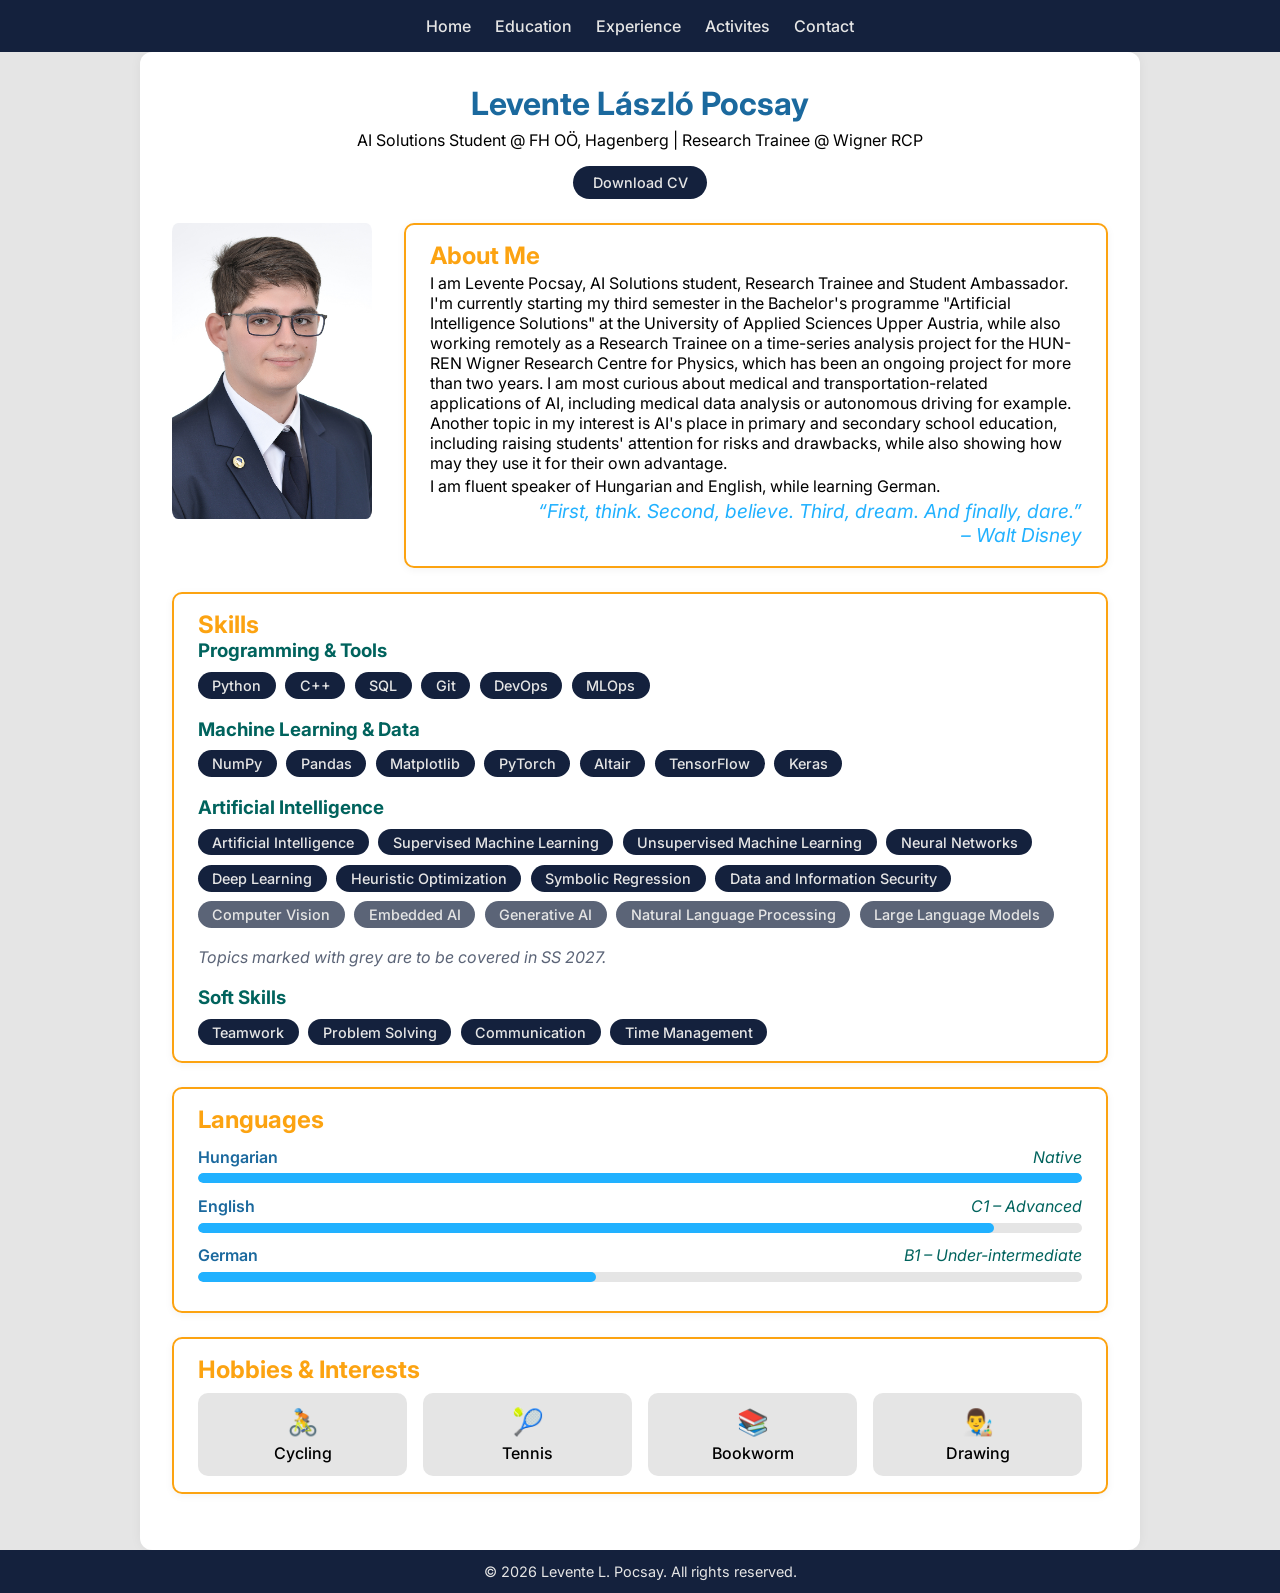
<file: index.html>
<!DOCTYPE html>
<html lang="en">
<head>
    <meta charset="UTF-8">
    <meta name="viewport" content="width=device-width, initial-scale=1.0">
    <title>Homepage</title>
    <link rel="stylesheet" href="./styles/main.css">
    <link rel="stylesheet" href="./styles/index_styles.css">
    <meta name="theme-color" content="#14213D">
    <link rel="icon" href="./images/favicon/favicon.ico" sizes="32x32">
    <link rel="icon" href="./images/favicon/favicon.svg" type="image/svg+xml">
    <link rel="apple-touch-icon" href="./images/favicon/apple-touch-icon.png">
    <script src="./scripts/main.js" defer></script>
</head>
<body>
    <header>
    <nav>
        <a href="index.html">Home</a>
        <a href="education.html">Education</a>
        <a href="experience.html">Experience</a>
        <a href="activity.html">Activites</a>
        <a href="contact.html">Contact</a>
    </nav>
    </header>

    <main>
        <h1>Levente László Pocsay</h1>
        <p style="text-align: center; margin-top: -10pt;">AI Solutions Student @ FH OÖ, Hagenberg | Research Trainee @ Wigner RCP</p>

        <div class="cvbutton">
            <a class="clickbutton cvbutton" href="./CV_Levente-Pocsay.pdf" target="_blank">Download CV</a>
        </div>

        <!-- Introduction -->
        <div class="intro">
            <div class="profile-pic">
                <img class="profile-pic" src="./images/profile-pic.jpg" alt="profile-picture">
            </div>
            <div class="block">
                <h2>About Me</h2>
                <p>I am Levente Pocsay, AI Solutions student, Research Trainee and Student Ambassador. I'm currently starting my third semester in the Bachelor's programme "Artificial Intelligence Solutions" at the University of Applied Sciences Upper Austria, while also working remotely as a Research Trainee on a time-series analysis project for the HUN-REN Wigner Research Centre for Physics, which has been an ongoing project for more than two years. I am most curious about medical and transportation-related applications of AI, including medical data analysis or autonomous driving for example. Another topic in my interest is AI's place in primary and secondary school education, including raising students' attention for risks and drawbacks, while also showing how may they use it for their own advantage.</p>
                <p>I am fluent speaker of Hungarian and English, while learning German.</p>
                <p class="quote">“First, think. Second, believe. Third, dream. And finally, dare.” <br>&ndash; Walt Disney</p>
            </div>
        </div>

        <!-- Skills -->
        <div class="block">
            <h2>Skills</h2>

            <h3>Programming &amp; Tools</h3>
            <div class="tag-list">
                <span class="tag">Python</span>
                <span class="tag">C++</span>
                <span class="tag">SQL</span>
                <span class="tag">Git</span>
                <span class="tag">DevOps</span>
                <span class="tag">MLOps</span>
            </div>

            <h3>Machine Learning &amp; Data</h3>
            <div class="tag-list">
                <span class="tag">NumPy</span>
                <span class="tag">Pandas</span>
                <span class="tag">Matplotlib</span>
                <span class="tag">PyTorch</span>
                <span class="tag">Altair</span>
                <span class="tag">TensorFlow</span>
                <span class="tag">Keras</span>
            </div>

            <h3>Artificial Intelligence</h3>
            <div class="tag-list">
                <span class="tag">Artificial Intelligence</span>
                <span class="tag">Supervised Machine Learning</span>
                <span class="tag">Unsupervised Machine Learning</span>
                <span class="tag">Neural Networks</span>
                <span class="tag">Deep Learning</span>
                <span class="tag">Heuristic Optimization</span>
                <span class="tag">Symbolic Regression</span>
                <span class="tag">Data and Information Security</span>
                <span class="tag ss2027">Computer Vision</span>
                <span class="tag ss2027">Embedded AI</span>
                <span class="tag ss2027">Generative AI</span>
                <span class="tag ss2027">Natural Language Processing</span>
                <span class="tag ss2027">Large Language Models</span>
            </div>
            <p class="ss2027">Topics marked with grey are to be covered in SS 2027.</p>

            <h3>Soft Skills</h3>
            <div class="tag-list">
                <span class="tag">Teamwork</span>
                <span class="tag">Problem Solving</span>
                <span class="tag">Communication</span>
                <span class="tag">Time Management</span>
            </div>
        </div>

        <!-- Languages -->
        <div class="block">
            <h2>Languages</h2>
            <ul class="language-list">
                <li>
                    <span class="language-name">Hungarian</span>
                    <span class="language-level">Native</span>
                    <div class="level-bar"><div class="level-fill" style="width: 100%;"></div></div>
                </li>
                <li>
                    <span class="language-name">English</span>
                    <span class="language-level">C1 &ndash; Advanced</span>
                    <div class="level-bar"><div class="level-fill" style="width: 90%;"></div></div>
                </li>
                <li>
                    <span class="language-name">German</span>
                    <span class="language-level">B1 &ndash; Under-intermediate</span>
                    <div class="level-bar"><div class="level-fill" style="width: 45%;"></div></div>
                </li>
            </ul>
        </div>

        <!-- Hobbies -->
        <div class="block">
            <h2>Hobbies &amp; Interests</h2>
            <div class="hobby-list">
                <div class="hobby-item">
                    <span class="hobby-icon">🚴</span>
                    <p>Cycling</p>
                </div>
                <div class="hobby-item">
                    <span class="hobby-icon">🎾</span>
                    <p>Tennis</p>
                </div>
                <div class="hobby-item">
                    <span class="hobby-icon">📚</span>
                    <p>Bookworm</p>
                </div>
                <div class="hobby-item">
                    <span class="hobby-icon">👨‍🎨</span>
                    <p>Drawing</p>
                </div>
            </div>
        </div>
    </main>

    <footer>
        <p>&copy; 2026 Levente L. Pocsay. All rights reserved.</p>
    </footer>
</body>
</html>
</file>
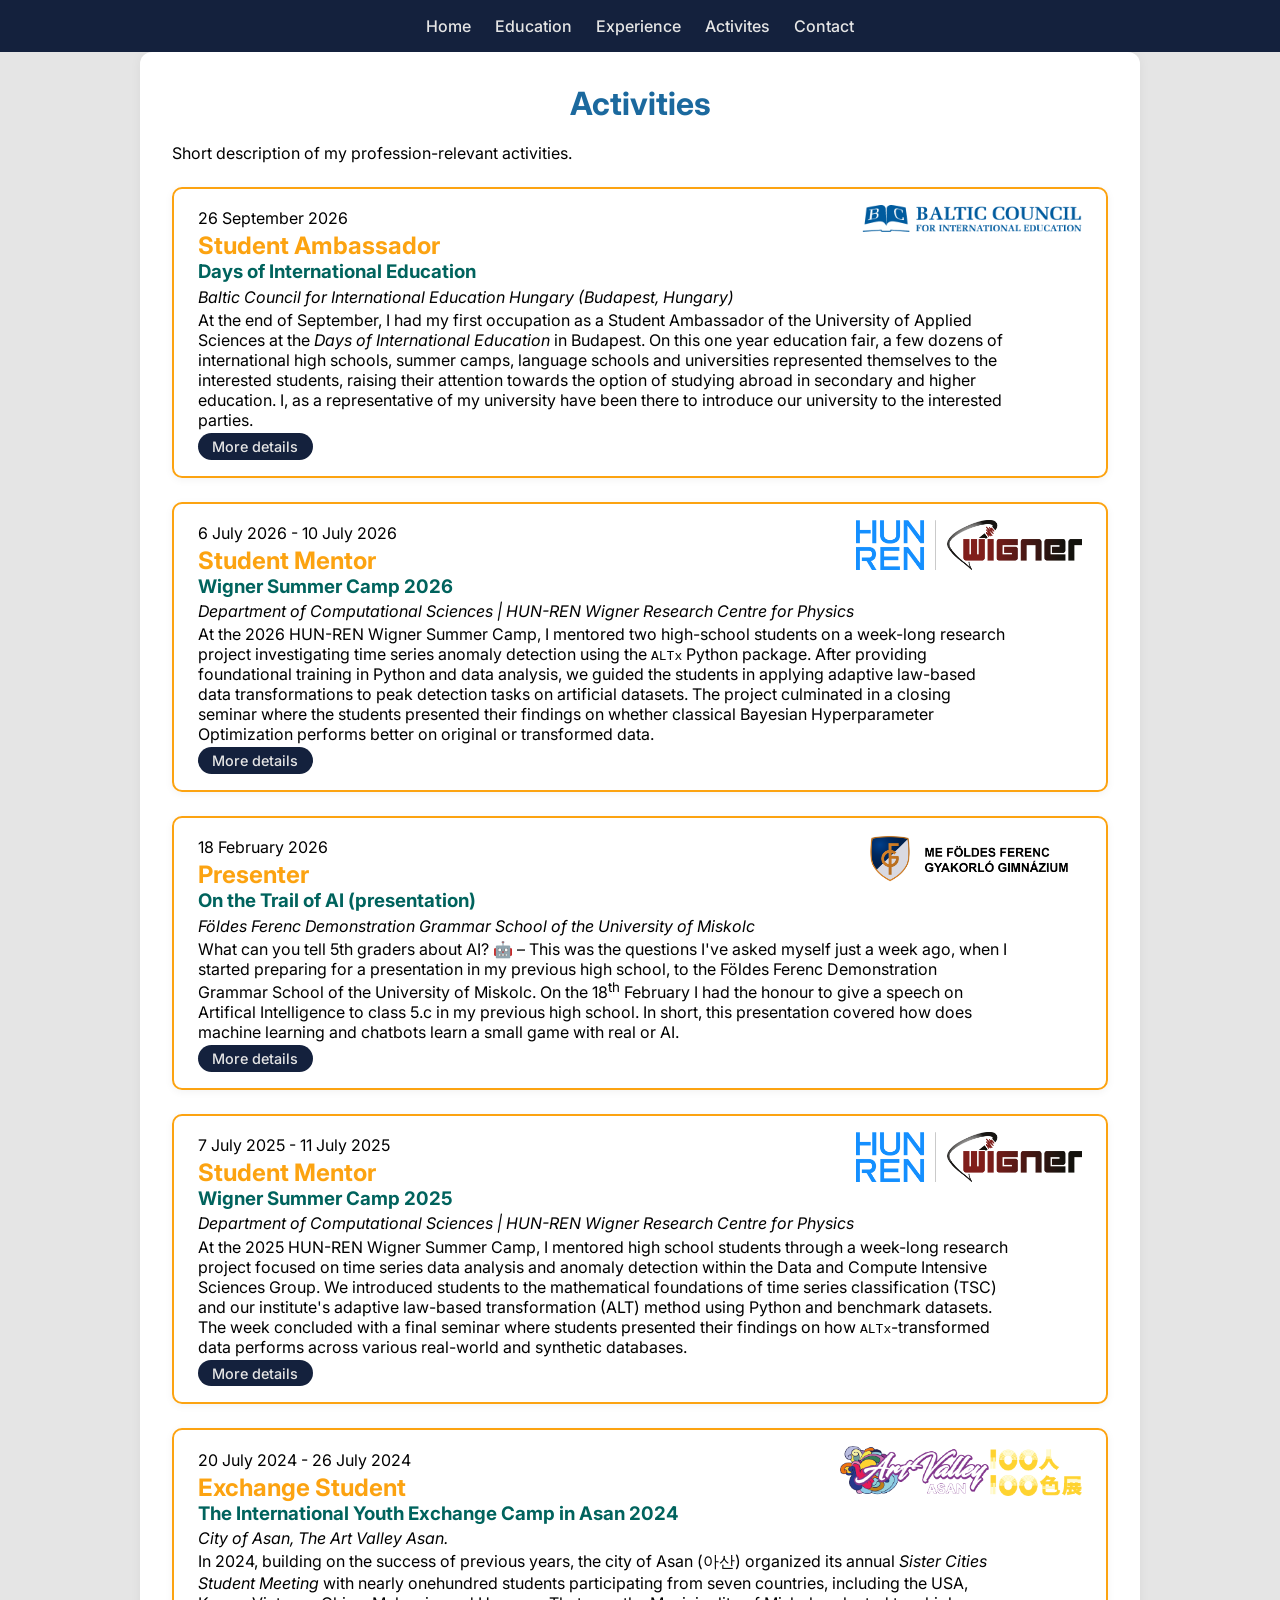
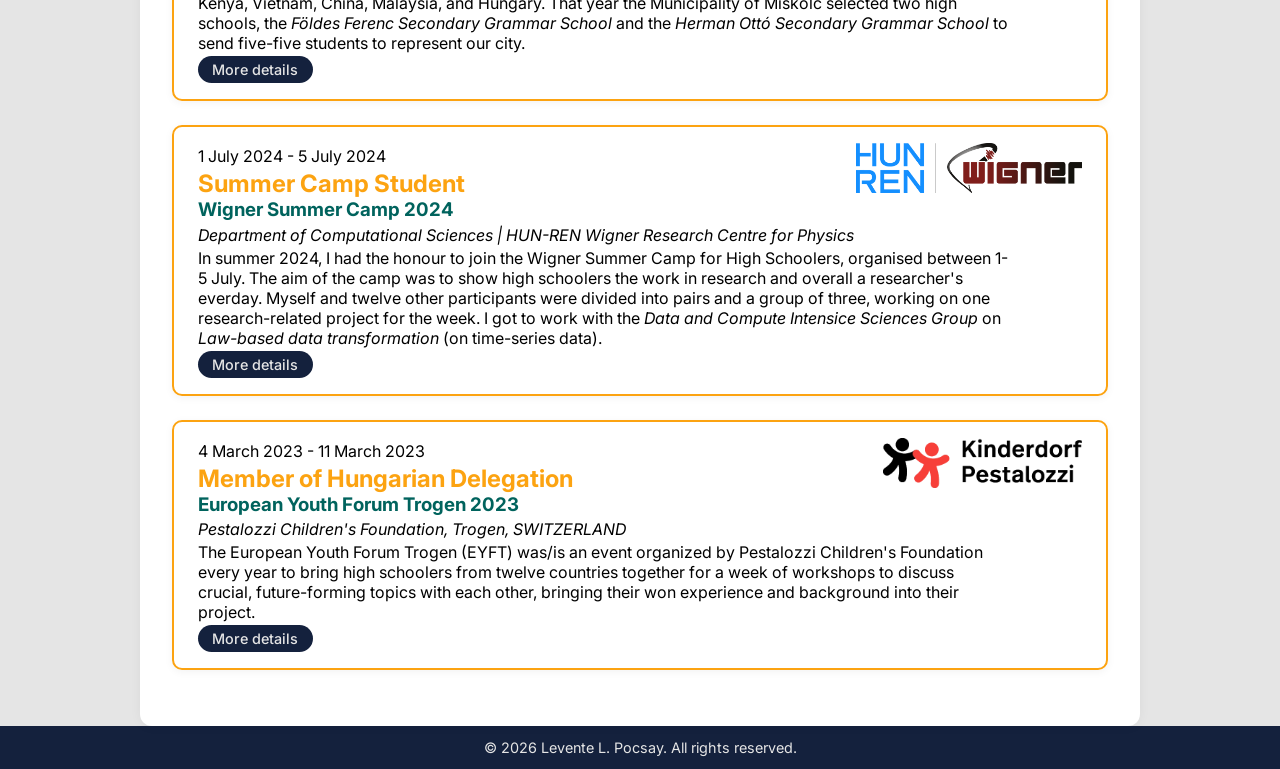
<file: activity.html>
<!DOCTYPE html>
<html lang="en">
<head>
    <meta charset="UTF-8">
    <meta name="viewport" content="width=device-width, initial-scale=1.0">
    <title>Activities</title>
    <link rel="stylesheet" href="./styles/main.css">
    <link rel="stylesheet" href="./styles/activity_styles.css">
    <meta name="theme-color" content="#14213D">
    <link rel="icon" href="./images/favicon/favicon.ico" sizes="32x32">
    <link rel="icon" href="./images/favicon/favicon.svg" type="image/svg+xml">
    <link rel="apple-touch-icon" href="./images/favicon/apple-touch-icon.png">
    <script src="./scripts/main.js" defer></script>
</head>
<body>
    <header>
    <nav>
        <a href="index.html">Home</a>
        <a href="education.html">Education</a>
        <a href="experience.html">Experience</a>
        <a href="activity.html">Activites</a>
        <a href="contact.html">Contact</a>
    </nav>
    </header>

    <main>
        <h1>Activities</h1>
        <p>Short description of my profession-relevant activities.</p>

        <div class="block activity-block">
            <div class="org-logo">
                <img src="images/balticcouncil_logo.png" alt="balticcouncil-logo" style="height:auto; width: 220px;">
            </div>
            <p>26 September 2026</p>
            <h2>Student Ambassador</h2>
            <h3>Days of International Education</h3>
            <p class="department">Baltic Council for International Education Hungary (Budapest, Hungary)</p>
            <p>At the end of September, I had my first occupation as a Student Ambassador of the University of Applied Sciences at the <i>Days of International Education</i> in Budapest. On this one year education fair, a few dozens of international high schools, summer camps, language schools and universities represented themselves to the interested students, raising their attention towards the option of studying abroad in secondary and higher education. I, as a representative of my university have been there to introduce our university to the interested parties.</p>
            <a class="clickbutton" href="activities/balticcouncil2026.html">More details</a>
        </div>

        <div class="block activity-block">
            <div class="org-logo">
                <img src="images/wigner_logo.png" alt="wigner-logo">
            </div>
            <p>6 July 2026 - 10 July 2026</p>
            <h2>Student Mentor</h2>
            <h3>Wigner Summer Camp 2026</h3>
            <p class="department">Department of Computational Sciences | HUN-REN Wigner Research Centre for Physics</p>
            <p>At the 2026 HUN-REN Wigner Summer Camp, I mentored two high-school students on a week-long research project investigating time series anomaly detection using the <code>ALTx</code> Python package. After providing foundational training in Python and data analysis, we guided the students in applying adaptive law-based data transformations to peak detection tasks on artificial datasets. The project culminated in a closing seminar where the students presented their findings on whether classical Bayesian Hyperparameter Optimization performs better on original or transformed data.</p>
            <a class="clickbutton" href="activities/wignercamp2026.html">More details</a>
        </div>

        <div class="block activity-block">
            <div class="org-logo">
                <img src="images/foeldes_logo.png" alt="foeldes-logo">
            </div>
            <p>18 February 2026</p>
            <h2>Presenter</h2>
            <h3>On the Trail of AI (presentation)</h3>
            <p class="department">Földes Ferenc Demonstration Grammar School of the University of Miskolc</p>
            <p>What can you tell 5th graders about AI? 🤖 &ndash; This was the questions I've asked myself just a week ago, when I started preparing for a presentation in my previous high school, to the Földes Ferenc Demonstration Grammar School of the University of Miskolc. On the 18<sup>th</sup> February I had the honour to give a speech on Artifical Intelligence to class 5.c in my previous high school. In short, this presentation covered how does machine learning and chatbots learn a small game with real or AI.</p>
            <a class="clickbutton" href="activities/foeldes2026.html">More details</a>
        </div>

        <div class="block activity-block">
            <div class="org-logo">
                <img src="images/wigner_logo.png" alt="wigner-logo">
            </div>
            <p>7 July 2025 - 11 July 2025</p>
            <h2>Student Mentor</h2>
            <h3>Wigner Summer Camp 2025</h3>
            <p class="department">Department of Computational Sciences | HUN-REN Wigner Research Centre for Physics</p>
            <p>At the 2025 HUN-REN Wigner Summer Camp, I mentored high school students through a week-long research project focused on time series data analysis and anomaly detection within the Data and Compute Intensive Sciences Group. We introduced students to the mathematical foundations of time series classification (TSC) and our institute's adaptive law-based transformation (ALT) method using Python and benchmark datasets. The week concluded with a final seminar where students presented their findings on how <code>ALTx</code>-transformed data performs across various real-world and synthetic databases.</p>
            <a class="clickbutton" href="activities/wignercamp2025.html">More details</a>
        </div>

        <div class="block activity-block">
            <div class="org-logo">
                <img src="./images/art-valley_logo.png" alt="art-valley-asan-logo">
            </div>
            <p>20 July 2024 - 26 July 2024</p>
            <h2>Exchange Student</h2>
            <h3>The International Youth Exchange Camp in Asan 2024</h3>
            <p class="department">City of Asan, The Art Valley Asan.</p>
            <p>In 2024, building on the success of previous years, the city of Asan (아산) organized its annual <i>Sister Cities Student Meeting</i> with nearly onehundred students participating from seven countries, including the USA, Kenya, Vietnam, China, Malaysia, and Hungary. That year the Municipality of Miskolc selected two high schools, the <i>Földes Ferenc Secondary Grammar School</i> and the <i>Herman Ottó Secondary Grammar School</i> to send five-five students to represent our city.</p>
            <a class="clickbutton" href="activities/asan2024.html">More details</a>
        </div>

        <div class="block activity-block">
            <div class="org-logo">
                <img src="images/wigner_logo.png" alt="wigner-logo">
            </div>
            <p>1 July 2024 - 5 July 2024</p>
            <h2>Summer Camp Student</h2>
            <h3>Wigner Summer Camp 2024</h3>
            <p class="department">Department of Computational Sciences | HUN-REN Wigner Research Centre for Physics</p>
            <p>In summer 2024, I had the honour to join the Wigner Summer Camp for High Schoolers, organised between 1-5 July. The aim of the camp was to show high schoolers the work in research and overall a researcher's everday. Myself and twelve other participants were divided into pairs and a group of three, working on one research-related project for the week. I got to work with the <i>Data and Compute Intensice Sciences Group</i> on <i>Law-based data transformation</i> (on time-series data).</p>
            <a class="clickbutton" href="activities/wignercamp2024.html">More details</a>
        </div>

        <div class="block activity-block">
            <div class="org-logo">
                <img src="./images/pestalozzi_logo.png" alt="kinderdorf-pestalozzi-logo">
            </div>
            <p>4 March 2023 - 11 March 2023</p>
            <h2>Member of Hungarian Delegation</h2>
            <h3>European Youth Forum Trogen 2023</h3>
            <p class="department">Pestalozzi Children's Foundation, Trogen, SWITZERLAND</p>
            <p>The European Youth Forum Trogen (EYFT) was/is an event organized by Pestalozzi Children's Foundation every year to bring high schoolers from twelve countries together for a week of workshops to discuss crucial, future-forming topics with each other, bringing their won experience and background into their project.</p>
            <a class="clickbutton" href="./activities/eyft2023.html">More details</a>
        </div>
    </main>

    <footer>
        <p>&copy; 2026 Levente L. Pocsay. All rights reserved.</p>
    </footer>
</body>
</html>
</file>
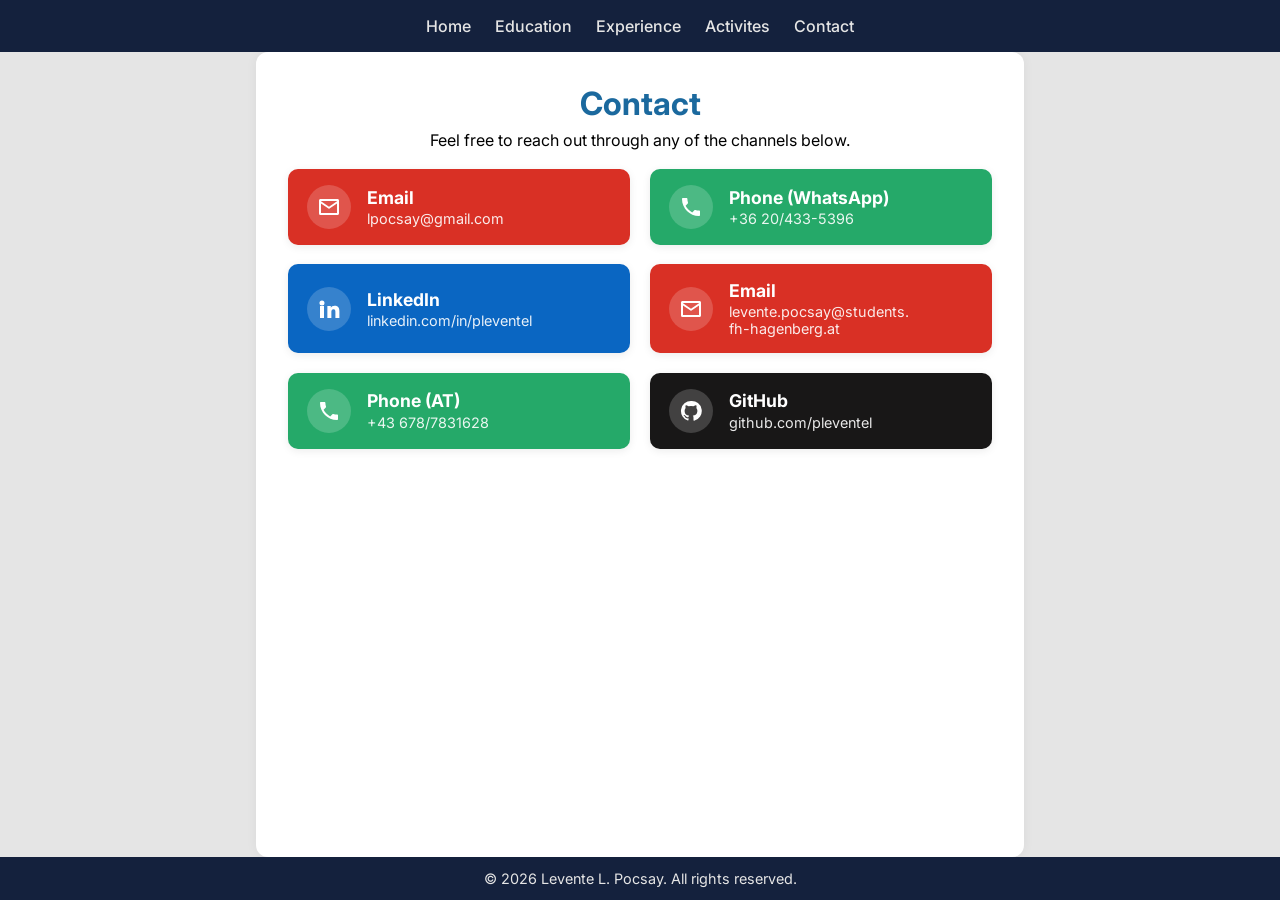
<file: contact.html>
<!DOCTYPE html>
<html lang="en">
<head>
    <meta charset="UTF-8">
    <meta name="viewport" content="width=device-width, initial-scale=1.0">
    <title>Contact</title>
    <link rel="stylesheet" href="./styles/main.css">
    <link rel="stylesheet" href="./styles/contact_styles.css">
    <meta name="theme-color" content="#14213D">
    <link rel="icon" href="./images/favicon/favicon.ico" sizes="32x32">
    <link rel="icon" href="./images/favicon/favicon.svg" type="image/svg+xml">
    <link rel="apple-touch-icon" href="./images/favicon/apple-touch-icon.png">
    <script src="./scripts/main.js" defer></script>
</head>
<body>
    <header>
    <nav>
        <a href="index.html">Home</a>
        <a href="education.html">Education</a>
        <a href="experience.html">Experience</a>
        <a href="activity.html">Activites</a>
        <a href="contact.html">Contact</a>
    </nav>
    </header>
 
    <main>
        <h1>Contact</h1>
        <p style="text-align: center; margin-top: -10pt;">Feel free to reach out through any of the channels below.</p>
 
        <div class="contact-grid">
 
            <!-- Personal Email -->
            <a class="contact-block email" href="mailto:lpocsay@gmail.com">
                <span class="contact-icon">
                    <svg viewBox="0 0 24 24" xmlns="http://www.w3.org/2000/svg">
                        <path d="M2 5.5C2 4.67 2.67 4 3.5 4h17c.83 0 1.5.67 1.5 1.5v13c0 .83-.67 1.5-1.5 1.5h-17A1.5 1.5 0 0 1 2 18.5v-13Zm2 .4v.3l8 5.6 8-5.6v-.3H4Zm16 2.5-7.43 5.2a1 1 0 0 1-1.14 0L4 8.4V18h16V8.4Z"/>
                    </svg>
                </span>
                <span class="contact-info">
                    <h2>Email</h2>
                    <p>lpocsay@gmail.com</p>
                </span>
            </a>

            <!-- Phone -->
            <a class="contact-block phone" href="tel:+36204335396">
                <span class="contact-icon">
                    <svg viewBox="0 0 24 24" xmlns="http://www.w3.org/2000/svg">
                        <path d="M6.6 10.8c1.4 2.8 3.8 5.1 6.6 6.6l2.2-2.2c.3-.3.7-.4 1-.2 1.1.4 2.3.6 3.6.6.6 0 1 .4 1 1V20c0 .6-.4 1-1 1C10.6 21 3 13.4 3 4c0-.6.4-1 1-1h3.4c.6 0 1 .4 1 1 0 1.3.2 2.5.6 3.6.1.4 0 .8-.2 1L6.6 10.8Z"/>
                    </svg>
                </span>
                <span class="contact-info">
                    <h2>Phone (WhatsApp)</h2>
                    <p>+36 20/433-5396</p>
                </span>
            </a>

            <!-- LinkedIn -->
            <a class="contact-block linkedin" href="https://www.linkedin.com/in/pleventel" target="_blank" rel="noopener">
                <span class="contact-icon">
                    <svg viewBox="0 0 24 24" xmlns="http://www.w3.org/2000/svg">
                        <path d="M4.98 3.5a2.5 2.5 0 1 1 0 5 2.5 2.5 0 0 1 0-5ZM3 9h4v12H3V9Zm7 0h3.8v1.7h.05c.53-.95 1.83-1.95 3.77-1.95 4.03 0 4.78 2.5 4.78 5.76V21h-4v-5.6c0-1.34-.02-3.06-1.87-3.06-1.87 0-2.16 1.44-2.16 2.96V21h-4V9Z"/>
                    </svg>
                </span>
                <span class="contact-info">
                    <h2>LinkedIn</h2>
                    <p>linkedin.com/in/pleventel</p>
                </span>
            </a>

            <!-- School Email -->
            <a class="contact-block email" href="mailto:levente.pocsay@students.fh-hagenberg.at">
                <span class="contact-icon">
                    <svg viewBox="0 0 24 24" xmlns="http://www.w3.org/2000/svg">
                        <path d="M2 5.5C2 4.67 2.67 4 3.5 4h17c.83 0 1.5.67 1.5 1.5v13c0 .83-.67 1.5-1.5 1.5h-17A1.5 1.5 0 0 1 2 18.5v-13Zm2 .4v.3l8 5.6 8-5.6v-.3H4Zm16 2.5-7.43 5.2a1 1 0 0 1-1.14 0L4 8.4V18h16V8.4Z"/>
                    </svg>
                </span>
                <span class="contact-info">
                    <h2>Email</h2>
                    <p>levente.pocsay@students.<br>fh-hagenberg.at</p>
                </span>
            </a>

            <!-- Austrian Phone -->
            <a class="contact-block phone" href="tel:+436787831628">
                <span class="contact-icon">
                    <svg viewBox="0 0 24 24" xmlns="http://www.w3.org/2000/svg">
                        <path d="M6.6 10.8c1.4 2.8 3.8 5.1 6.6 6.6l2.2-2.2c.3-.3.7-.4 1-.2 1.1.4 2.3.6 3.6.6.6 0 1 .4 1 1V20c0 .6-.4 1-1 1C10.6 21 3 13.4 3 4c0-.6.4-1 1-1h3.4c.6 0 1 .4 1 1 0 1.3.2 2.5.6 3.6.1.4 0 .8-.2 1L6.6 10.8Z"/>
                    </svg>
                </span>
                <span class="contact-info">
                    <h2>Phone (AT)</h2>
                    <p>+43 678/7831628</p>
                </span>
            </a>
 
            <!-- GitHub -->
            <a class="contact-block github" href="https://github.com/pleventel" target="_blank" rel="noopener">
                <span class="contact-icon">
                    <svg viewBox="0 0 24 24" xmlns="http://www.w3.org/2000/svg">
                        <path d="M12 2a10 10 0 0 0-3.16 19.5c.5.1.68-.22.68-.48v-1.7c-2.78.6-3.37-1.2-3.37-1.2-.46-1.15-1.11-1.46-1.11-1.46-.9-.62.07-.6.07-.6 1 .07 1.53 1.03 1.53 1.03.9 1.52 2.34 1.08 2.91.83.09-.65.35-1.08.63-1.33-2.22-.25-4.56-1.11-4.56-4.93 0-1.09.39-1.98 1.03-2.68-.1-.25-.45-1.27.1-2.65 0 0 .84-.27 2.75 1.02a9.4 9.4 0 0 1 5 0c1.9-1.3 2.75-1.02 2.75-1.02.55 1.38.2 2.4.1 2.65.64.7 1.03 1.59 1.03 2.68 0 3.83-2.35 4.68-4.58 4.92.36.31.68.92.68 1.86v2.76c0 .27.18.58.69.48A10 10 0 0 0 12 2Z"/>
                    </svg>
                </span>
                <span class="contact-info">
                    <h2>GitHub</h2>
                    <p>github.com/pleventel</p>
                </span>
            </a>
  
        </div>
    </main>
 
    <footer>
        <p>&copy; 2026 Levente L. Pocsay. All rights reserved.</p>
    </footer>
</body>
</html>
</file>
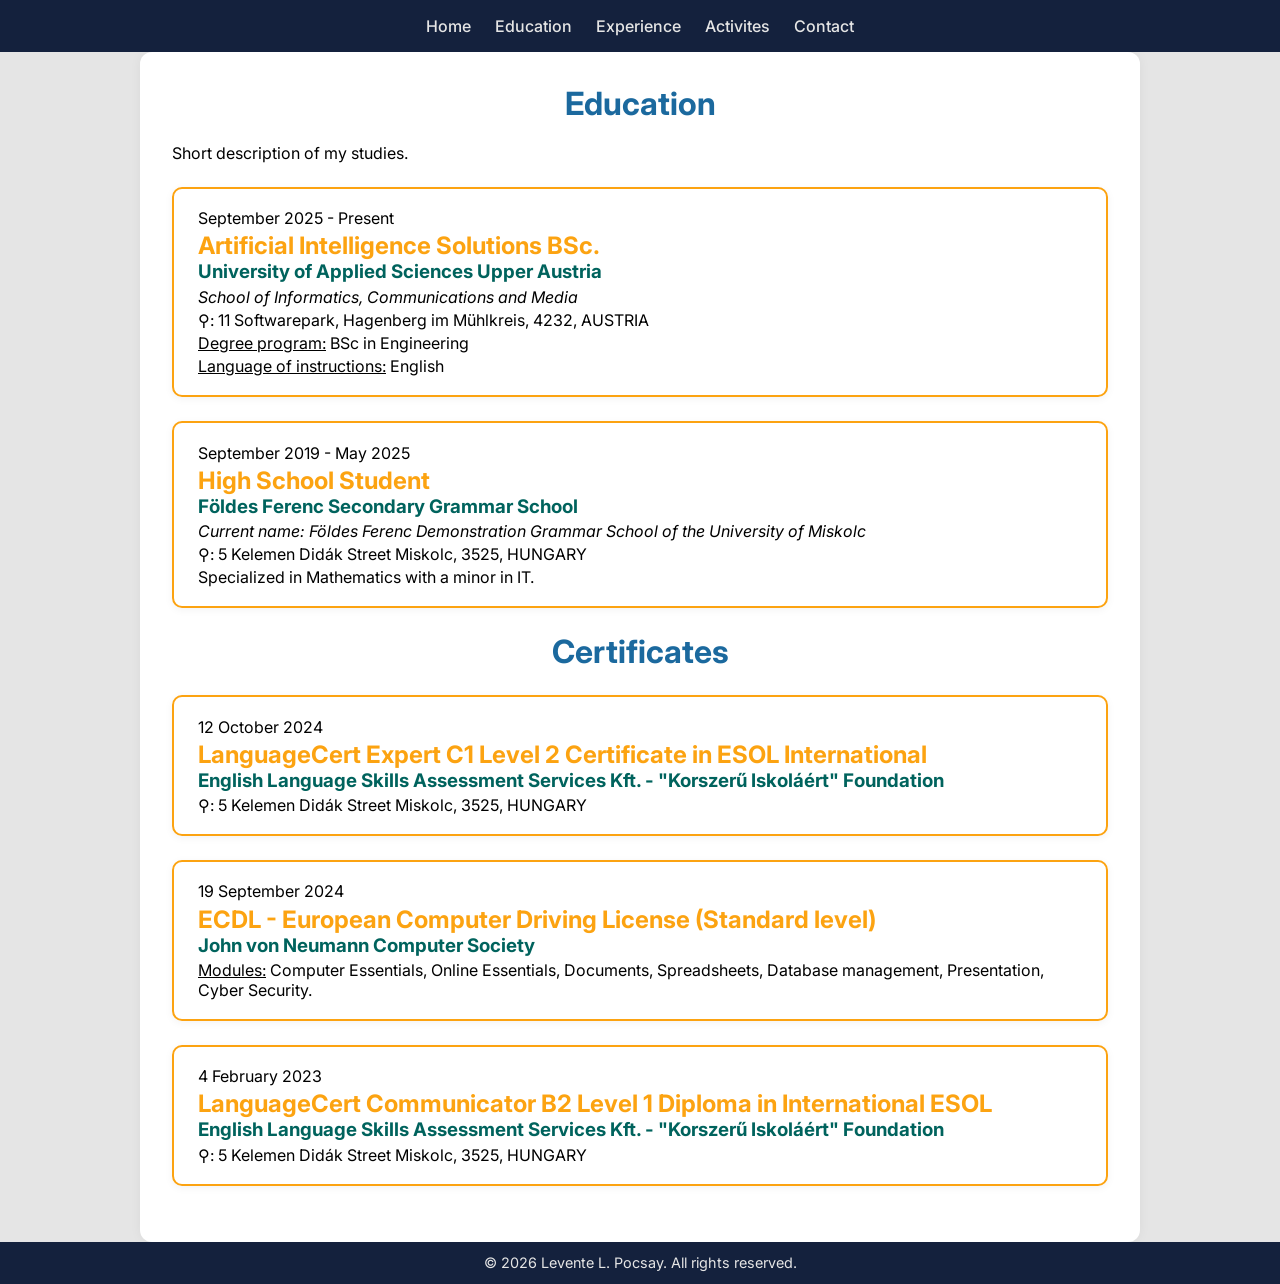
<file: education.html>
<!DOCTYPE html>
<html lang="en">
<head>
    <meta charset="UTF-8">
    <meta name="viewport" content="width=device-width, initial-scale=1.0">
    <title>Education</title>
    <link rel="stylesheet" href="./styles/main.css">
    <meta name="theme-color" content="#14213D">
    <link rel="icon" href="./images/favicon/favicon.ico" sizes="32x32">
    <link rel="icon" href="./images/favicon/favicon.svg" type="image/svg+xml">
    <link rel="apple-touch-icon" href="./images/favicon/apple-touch-icon.png">
    <script src="./scripts/main.js" defer></script>
</head>
<body>
    <header>
    <nav>
        <a href="index.html">Home</a>
        <a href="education.html">Education</a>
        <a href="experience.html">Experience</a>
        <a href="activity.html">Activites</a>
        <a href="contact.html">Contact</a>
    </nav>
    </header>

    <main>
        <h1>Education</h1>
        <p>Short description of my studies.</p>

        <div class="block">
            <p>September 2025 - Present</p>
            <h2>Artificial Intelligence Solutions BSc.</h2>
            <h3>University of Applied Sciences Upper Austria</h3>
            <p class="department">School of Informatics, Communications and Media</p>
            <p>⚲: 11 Softwarepark, Hagenberg im Mühlkreis, 4232, AUSTRIA</p>
            <p><u>Degree program:</u> BSc in Engineering</p>
            <p><u>Language of instructions:</u> English</p>
        </div>

        <div class="block">
            <p>September 2019 - May 2025</p>
            <h2>High School Student</h2>
            <h3>Földes Ferenc Secondary Grammar School</h3>
            <p class="department">Current name: Földes Ferenc Demonstration Grammar School of the University of Miskolc</p>
            <p>⚲: 5 Kelemen Didák Street Miskolc, 3525, HUNGARY</p>
            <p>Specialized in Mathematics with a minor in IT.</p>
        </div>        

        <h1>Certificates</h1>
        <div class="block">
            <p>12 October 2024</p>
            <h2>LanguageCert Expert C1 Level 2 Certificate in ESOL International</h2>
            <h3>English Language Skills Assessment Services Kft. - "Korszerű Iskoláért" Foundation</h3>
            <p>⚲: 5 Kelemen Didák Street Miskolc, 3525, HUNGARY</p>
        </div>

        <div class="block">
            <p>19 September 2024</p>
            <h2>ECDL - European Computer Driving License (Standard level)</h2>
            <h3>John von Neumann Computer Society</h3>
            <p><u>Modules:</u> Computer Essentials, Online Essentials, Documents, Spreadsheets, Database management, Presentation, Cyber Security.</p>
        </div>

        <div class="block">
            <p>4 February 2023</p>
            <h2>LanguageCert Communicator B2 Level 1 Diploma in International ESOL</h2>
            <h3>English Language Skills Assessment Services Kft. - "Korszerű Iskoláért" Foundation</h3>
            <p>⚲: 5 Kelemen Didák Street Miskolc, 3525, HUNGARY</p>
        </div>
    </main>

    <footer>
        <p>&copy; 2026 Levente L. Pocsay. All rights reserved.</p>
    </footer>
</body>
</html>
</file>
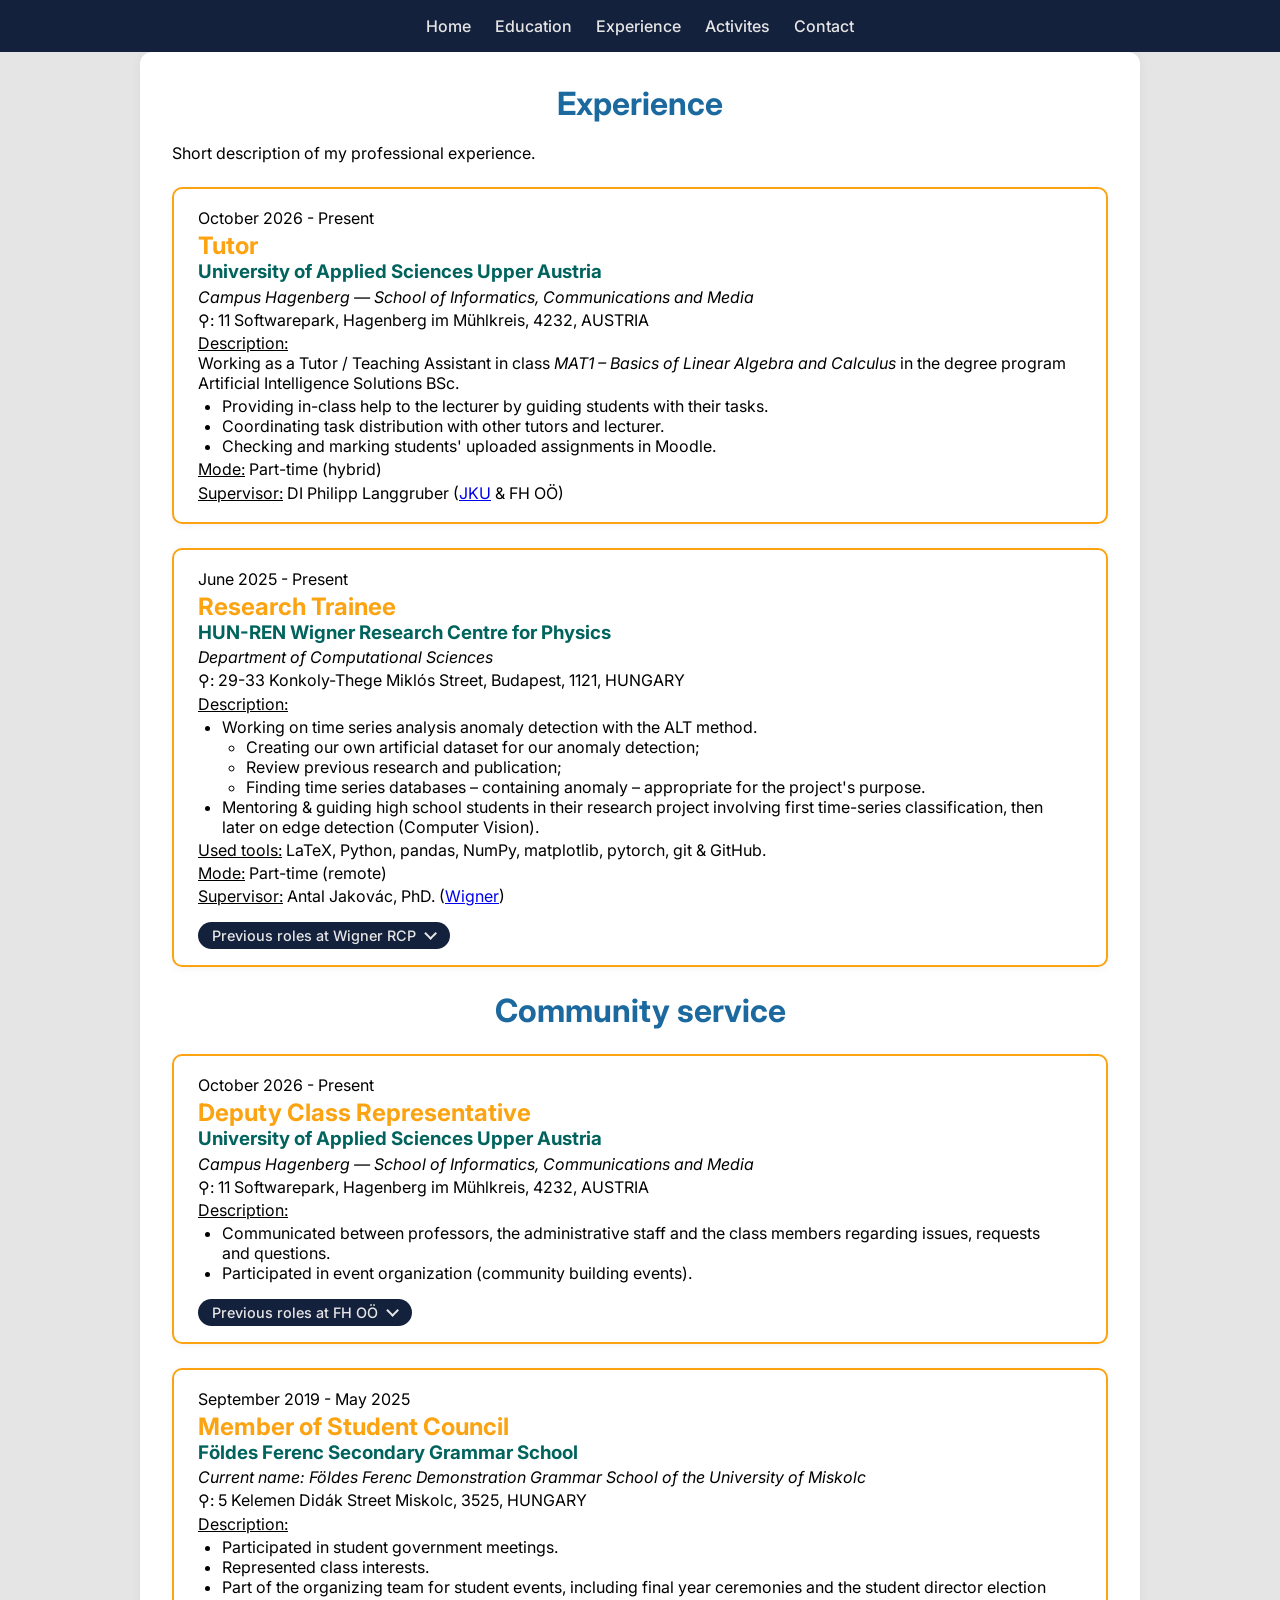
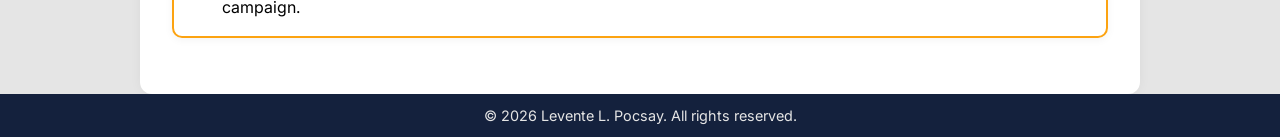
<file: experience.html>
<!DOCTYPE html>
<html lang="en">
<head>
    <meta charset="UTF-8">
    <meta name="viewport" content="width=device-width, initial-scale=1.0">
    <title>Experience</title>
    <link rel="stylesheet" href="./styles/main.css">
    <link rel="stylesheet" href="./styles/experience_styles.css">
    <meta name="theme-color" content="#14213D">
    <link rel="icon" href="./images/favicon/favicon.ico" sizes="32x32">
    <link rel="icon" href="./images/favicon/favicon.svg" type="image/svg+xml">
    <link rel="apple-touch-icon" href="./images/favicon/apple-touch-icon.png">
    <script src="./scripts/main.js" defer></script>
</head>
<body>
    <header>
    <nav>
        <a href="index.html">Home</a>
        <a href="education.html">Education</a>
        <a href="experience.html">Experience</a>
        <a href="activity.html">Activites</a>
        <a href="contact.html">Contact</a>
    </nav>
    </header>

    <main>
        <h1>Experience</h1>
        <p>Short description of my professional experience.</p>

        <div class="block">
            <p>October 2026 - Present</p>
            <h2>Tutor</h2>
            <h3>University of Applied Sciences Upper Austria</h3>
            <p class="department">Campus Hagenberg — School of Informatics, Communications and Media</p>
            <p>⚲: 11 Softwarepark, Hagenberg im Mühlkreis, 4232, AUSTRIA</p>
            <p>
                <u>Description:</u><br>
                Working as a Tutor / Teaching Assistant in class <i>MAT1 &ndash; Basics of Linear Algebra and Calculus</i> in the degree program Artificial Intelligence Solutions BSc.
                <ul>
                    <li>Providing in-class help to the lecturer by guiding students with their tasks.</li>
                    <li>Coordinating task distribution with other tutors and lecturer.</li>
                    <li>Checking and marking students' uploaded assignments in Moodle.</li>
                </ul>
            </p>
            <p><u>Mode:</u> Part-time (hybrid)</p>
            <p><u>Supervisor:</u> DI Philipp Langgruber (<a href="https://research.jku.at/de/persons/philipp-langgruber/">JKU</a> & FH OÖ)</p>

        </div>

        <div class="block">
            <p>June 2025 - Present</p>
            <h2>Research Trainee</h2>
            <h3>HUN-REN Wigner Research Centre for Physics</h3>
            <p class="department">Department of Computational Sciences</p>
            <p>⚲: 29-33 Konkoly-Thege Miklós Street, Budapest, 1121, HUNGARY</p>
            <p><u>Description:</u>
                <ul>
                    <li>Working on time series analysis anomaly detection with the ALT method.</li>
                    <ul>
                        <li>Creating our own artificial dataset for our anomaly detection;</li>
                        <li>Review previous research and publication;</li>
                        <li>Finding time series databases &ndash; containing anomaly &ndash; appropriate for the project's purpose.</li>
                    </ul>
                    <li>Mentoring & guiding high school students in their research project involving first time-series classification, then later on edge detection (Computer Vision).</li>
                </ul>
            </p>
            <p><u>Used tools:</u> LaTeX, Python, pandas, NumPy, matplotlib, pytorch, git & GitHub.</p>
            <p><u>Mode:</u> Part-time (remote)</p>
            <p><u>Supervisor:</u> Antal Jakovác, PhD. (<a href="https://wigner.hu/en/infopages/jakovac.antal">Wigner</a>)</p>

            <!--Previous roles-->
            <details class="previous-roles">
                <summary>Previous roles at Wigner RCP</summary>
                <div class="role-list">
                    <div class="role">
                        <p>July 2026 - September 2026</p>
                        <h4>Research Assistant</h4>
                        <p><u>Description:</u>
                            <ul>
                                <li>Research-oriented software development: created Python package <code>artificial-dataset</code> to be used for creating time-series anomalious datasets.</li>
                                <li>Practical implementation and experimentation with machine-learning approaches for anomaly detection, including Isolation Forest, Local Outlier Factor, and autoencoder-based anomaly detection.</li>
                                <li>Experience in evaluating anomaly-detection models using quantitative performance metrics, comparing different approaches and interpreting their results in a systematic manner.</li>
                            </ul>
                        </p>
                        <p><u>Used tools:</u> Python, pandas, NumPy, matplotlib, pytorch, git & GitHub.</p>
                        <p><u>Mode:</u> Full time</p>
                    </div>

                    <div class="role">
                        <p>September 2024 - May 2025</p>
                        <h4>High School Student Researcher</h4>
                        <p>
                            <u>Description:</u>
                            <ul>
                                <li>Worked on a Research-oriented software project, to record and preprocess a dataset;</li>
                                <li>Created a dataset with different forms of activities &ndash; including walking, running and climbing stairs &ndash; fortesting the ALT method;</li>
                                <li>Created a data processing software using Python with its additional modules;</li>
                                <li>Ran tests on this dataset with <code>ALTx</code>.</li>
                            </ul>
                        </p>
                        <p><u>Used tools:</u> Python, NumPy, matplotlib, pandas, PyTorch & GitHub.</p>
                        <p><u>Mode:</u> remote</p>
                        <p><u>Supervisor:</u> Antal Jakovác, PhD. (<a href="https://wigner.hu/en/infopages/jakovac.antal">Wigner</a>); Éva Mária Oláh, PhD. (<a href="https://wigner.hu/en/infopages/olah.eva">Wigner</a>)</p>
                    </div>
                    
                    <div class="role">
                        <p>7 July 2025 - 11 July 2025</p>
                        <h4>Student Mentor</h4>
                        <p>
                            <u>Description:</u>
                            <ul>
                                <li>Mentored and guided the new high school students with their research project on time series analysis;</li>
                                <li>Prepared learning materials in Linear Algebra and <code>Python</code> programming (including it's necessary packages);</li>
                                <li>Experimented with training different time-series datasets with several combination of hyperparameters of ALT.</li>
                            </ul>
                        </p>
                        <p><u>Used tools:</u> LaTeX, Python, matplotlib, pandas, PyTorch & GitHub.</p>
                        <p><u>Mode:</u> on-site.</p>
                    </div>

                    <div class="role">
                        <p>1 July 2024 - 5 July 2024</p>
                        <h4>Summer Camp Student</h4>
                        <p>
                            <u>Description:</u>
                            <ul>
                                <li>Learned the basics of Linear Algebra & Time Series Analysis;</li>
                                <li>Plotted transformed data with <code>matplotlib.pyplot</code>;</li>
                                <li>Analyzed several datasets with ALT data transformation;</li>
                                <li>Presented results at closing seminar.</li>
                            </ul>
                        </p>
                        <p><u>Used tools:</u> Python, matplotlib & PyTorch.</p>
                        <p><u>Mode:</u> on-site.</p>
                        <p><u>Supervisor:</u> Antal Jakovác, PhD. (<a href="https://wigner.hu/en/infopages/jakovac.antal">Wigner</a>); Éva Mária Oláh, PhD. (<a href="https://wigner.hu/en/infopages/olah.eva">Wigner</a>)</p>
                    </div>
                </div>
            </details>
        </div>
        </div>
       

        <h1>Community service</h1>
        <div class="block">
            <p>October 2026 - Present</p>
            <h2>Deputy Class Representative</h2>
            <h3>University of Applied Sciences Upper Austria</h3>
            <p class="department">Campus Hagenberg — School of Informatics, Communications and Media</p>
            <p>⚲: 11 Softwarepark, Hagenberg im Mühlkreis, 4232, AUSTRIA</p>
            <p>
                <u>Description:</u>
                <ul>
                    <li>Communicated between professors, the administrative staff and the class members regarding issues, requests and questions.</li>
                    <li>Participated in event organization (community building events).</li>
                </ul>
            </p>

            <!--Previous roles-->
            <details class="previous-roles">
                <summary>Previous roles at FH OÖ</summary>
                <div class="role-list">
                    <div class="role">
                        <p>October 2025 - Present</p>
                        <h4>Trial Day Organiser</h4>
                        <p>
                            <u>Description:</u>
                            <ul>
                                <li>Coordinated scheaduling with prospective students.</li>
                                <li>Communicated with faculty members and administrative staff.</li>
                                <li>Organised personal campus tours around the Softwarepark Campus and the university.</li>
                                <li>Offered online information sessions for interested applicants.</li>
                            </ul>
                        </p>
                    </div>
                </div>
            </details>
        </div>
        
        <div class="block">
            <p>September 2019 - May 2025</p>
            <h2>Member of Student Council</h2>
            <h3>Földes Ferenc Secondary Grammar School</h3>
            <p class="department">Current name: Földes Ferenc Demonstration Grammar School of the University of Miskolc</p>
            <p>⚲: 5 Kelemen Didák Street Miskolc, 3525, HUNGARY</p>
            <p>
                <u>Description:</u>
                <ul>
                    <li>Participated in student government meetings.</li>
                    <li>Represented class interests.</li>
                    <li>Part of the organizing team for student events, including final year ceremonies and the student director election campaign.</li>
                </ul>
            </p>
        </div>
    </main>

    <footer>
        <p>&copy; 2026 Levente L. Pocsay. All rights reserved.</p>
    </footer>
</body>
</html>
</file>
<file: styles/main.css>
@import url('https://fonts.googleapis.com/css2?family=Inter:wght@400;500;600;700&display=swap');

* {
    margin: 0;
    padding: 0;
    box-sizing: border-box;
}

/*Color palette*/
:root {
    --primary: #14213D;
    --primary-support: #21B1FF;
    --accent: #FCA311;
    --accent2: #00635D;
    --title: #1B699E;
    --text: #000000;
    --background: #FFFFFF;
    --side: #E5E5E5;

    --footer-overlap: 0px; /*keeping the back-to-top button above the footer*/
}

body {
    margin: 0;
    font-family: 'Inter', sans-serif;
    background: var(--side);
    color: var(--text);
    display: flex;
    flex-direction: column;
    min-height: 100vh;
}



/*Header*/
header {
    background: var(--primary);
    color: var(--side);
    display: flex;
    justify-content: center;
    align-items: center;
    position: sticky;
    top: 0;
    z-index: 1000;
    width: 100%;
    padding: 1rem;
}

nav a {
    max-width: 1000px;
    margin-left: 10px;
    margin-right: 10px;
    text-decoration: none;
    color: var(--side);
    font-weight: 500;
}

nav a:hover {
    color: var(--accent);
}



/*Content*/
main {
    max-width: 1000px;
    min-width: 60%;
    margin: 0 auto;
    margin-bottom: 0;
    background-color: var(--background);
    border-radius: 12px;
    box-shadow: 0 0 12px rgba(0,0,0,0.05);
    flex: 1;
    padding: 2rem;
}

h1 {
    color: var(--title);
    margin-bottom: 20px;
    text-align: center;
}


/*Content blocks*/
.block {
    border: 2px solid var(--accent);
    color: var(--text);
    border-radius: 10px;
    padding: 1rem 1.5rem;
    margin: 1.5rem 0;
    box-shadow: 0 2px 8px rgba(0,0,0,0.05);
}

.block h2 {
    margin-bottom: 0rem;
    color: var(--accent);
}

.block h3 {
    margin-bottom: 0rem;
    color: var(--accent2);
}

.block p {
    margin: 0.2rem 0;
}

.block ul {
    padding: 0rem 1.5rem;   
}

p.department {
    font-style: italic;
}


/*Universal button*/
a.clickbutton {
    display: inline-flex;
    align-items: center;
    gap: 0.6rem;
    cursor: pointer;
    text-decoration: none;
    background: var(--primary);
    color: var(--side);
    border-radius: 20px;
    padding: 0.3rem 0.9rem;
    font-size: 0.9rem;
    font-weight: 500;
    user-select: none;
    transition:
        background 0.15s ease,
        color 0.15s ease,
        transform 0.15s ease,
        box-shadow 0.15s ease;
}

a.clickbutton:hover {
    background: var(--accent);
    color: var(--primary);
    box-shadow: 0 4px 10px rgba(0, 0, 0, 0.15);
}

a.clickbutton:focus-visible {
    outline: 2px solid var(--primary-support);
    outline-offset: 2px;
}


/*Circular icon button (back arrow, back to top)
  Same look as the universal button, but with the colours in the other order*/
a.clickbutton.circlebutton {
    justify-content: center;
    width: 2.5rem;
    height: 2.5rem;
    padding: 0;
    border-radius: 50%;
    background: var(--accent);
    color: var(--primary);
}

a.clickbutton.circlebutton:hover {
    background: var(--primary);
    color: var(--side);
}

a.circlebutton svg {
    display: block;
    width: 1.3rem;
    height: 1.3rem;
    fill: none;
    stroke: currentColor;
    stroke-width: 2.4;
    stroke-linecap: round;
    stroke-linejoin: round;
}


/*Back to top button (created by scripts/main.js, shown after scrolling down)*/
a.clickbutton.backtotop {
    position: fixed;
    right: 1.25rem;
    bottom: calc(1.25rem + var(--footer-overlap));
    z-index: 900;
    opacity: 0;
    visibility: hidden;
    transform: translateY(0.6rem);
    box-shadow: 0 4px 10px rgba(0, 0, 0, 0.2);
    transition:
        opacity 0.2s ease,
        visibility 0.2s ease,
        transform 0.2s ease,
        background 0.15s ease,
        color 0.15s ease,
        box-shadow 0.15s ease;
}

a.clickbutton.backtotop.visible {
    opacity: 1;
    visibility: visible;
    transform: translateY(0);
}

@media (prefers-reduced-motion: reduce) {
    a.clickbutton.backtotop {
        transition: none;
    }
}


/*Footer*/
footer{
    background:var(--primary);
    color: var(--side);
    text-align: center;
    font-size: 0.9rem;
    padding: 0.8rem 1rem;
}



/*Mobile mode*/
@media (max-width: 700px) {
    html {
        -webkit-text-size-adjust: 100%;
        text-size-adjust: 100%;
    }

    /*Header: links wrap onto centred rows instead of hanging left*/
    header {
        padding: 0.6rem 0.75rem;
    }

    nav {
        display: flex;
        flex-wrap: wrap;
        justify-content: center;
        gap: 0.1rem 0.9rem;
    }

    nav a {
        margin: 0;
        padding: 0.3rem 0;
        font-size: 0.9rem;
    }

    /*Content: use the full screen width*/
    main {
        width: 100%;
        min-width: 0;
        padding: 1.25rem 1rem;
        border-radius: 0;
        box-shadow: none;
        overflow-wrap: break-word;
    }

    main img {
        max-width: 100%;
    }

    h1 {
        font-size: 1.6rem;
        margin-bottom: 1rem;
    }

    .block {
        padding: 0.9rem 1rem;
        margin: 1rem 0;
    }

    .block h2 {
        font-size: 1.25rem;
    }

    .block h3 {
        font-size: 1.05rem;
    }

    .block ul {
        padding: 0 0 0 1.25rem;
    }

    footer {
        font-size: 0.85rem;
    }

    /*Back to top button: slightly closer to the corner*/
    a.clickbutton.backtotop {
        right: 1rem;
        bottom: calc(1rem + var(--footer-overlap));
    }
}

/*Very narrow phones*/
@media (max-width: 380px) {
    nav {
        gap: 0.1rem 0.7rem;
    }

    nav a {
        font-size: 0.85rem;
    }
}
</file>
<file: styles/index_styles.css>
/*Introduction*/
.intro {
    display: flex;
    flex-direction: row;
    align-items: flex-start;
    gap: 2rem;
    margin: 1.5rem 0;
}

div.profile-pic {
    flex: 0 0 200px;
}

img.profile-pic {
    display: block;
    width: 100%;
    height: auto;
    border-radius: 3%;
}

.intro .block {
    flex: 1 1 0;
    min-width: 0;
    margin: 0;
}

p.quote {
    color: var(--primary-support);
    font-style: italic;
    font-size: larger;
    text-align: right;
}


/*Download CV button*/
.cvbutton {
    display: flex;
    justify-content: center;
    align-items: center;
    padding-top: 1rem;
}

a.clickbutton.cvbutton {
    padding: 0.5rem 1.2rem;
}


/*Skill tags*/
.tag-list {
    display: flex;
    flex-wrap: wrap;
    gap: 0.6rem;
    margin: 0.6rem 0 1.2rem 0;
}
 
.tag {
    background: var(--primary);
    color: var(--side);
    border-radius: 20px;
    padding: 0.3rem 0.9rem;
    font-size: 0.9rem;
    font-weight: 500;
}

.tag.ss2027 {
    background: color-mix(in srgb, var(--primary) 70%, white);
}
 
.tag-list:last-of-type {
    margin-bottom: 0;
}
 
p.ss2027 {
    font-style: italic;
    color: color-mix(in srgb, var(--primary) 70%, white);
    padding-bottom: 1rem;
}
 
 
/*Languages*/
.language-list {
    list-style: none;
    padding: 0 !important;
}
 
.language-list li {
    margin: 0.8rem 0;
}
 
.language-name {
    font-weight: 600;
    color: var(--title);
}
 
.language-level {
    float: right;
    color: var(--accent2);
    font-style: italic;
}
 
.level-bar {
    clear: both;
    background: var(--side);
    border-radius: 8px;
    height: 10px;
    margin-top: 0.4rem;
    overflow: hidden;
}
 
.level-fill {
    background: var(--primary-support);
    height: 100%;
    border-radius: 8px;
}


/*Hobbies*/
.hobby-list {
    display: flex;
    flex-wrap: wrap;
    gap: 1rem;
    margin-top: 0.6rem;
}
 
.hobby-item {
    background: var(--side);
    border-radius: 10px;
    padding: 0.8rem 1rem;
    text-align: center;
    flex: 1 1 120px;
}
 
.hobby-icon {
    display: block;
    font-size: 1.6rem;
    margin-bottom: 0.4rem;
}
 
.hobby-item p {
    margin: 0;
    font-weight: 500;
    color: var(--text);
}



/*Mobile mode for intro block*/
@media (max-width: 700px) {
    .intro {
        flex-direction: column;
        align-items: center;
        gap: 1.5rem;
    }

    div.profile-pic {
        flex: 0 0 auto;
        width: 160px;
    }

    .intro .block {
        flex: 0 0 auto;
        width: 100%;
    }
}


/*Mobile mode for the content blocks*/
@media (max-width: 600px) {
    .intro {
        margin: 1rem 0;
    }

    .tag-list {
        gap: 0.45rem;
    }

    .tag {
        padding: 0.25rem 0.7rem;
        font-size: 0.85rem;
    }

    .hobby-list {
        gap: 0.7rem;
    }

    .hobby-item {
        flex: 1 1 100px;
        padding: 0.6rem 0.8rem;
    }
}
</file>
<file: styles/activity_styles.css>
:root {
    --back-button-size: 2.75rem;
    --activity-header-gap: 1rem;
}


/*Activity header*/
.activity-header {
    display: grid;
    grid-template-columns: var(--back-button-size) minmax(0, 1fr) auto;
    grid-template-areas: "back title logo";
    align-items: center;
    gap: var(--activity-header-gap);
    margin-bottom: 1.5rem;
}

.back-button {
    grid-area: back;
    display: grid;
    place-items: center;
    width: var(--back-button-size);
    height: var(--back-button-size);
    border-radius: 50%;
    background: var(--accent);
    color: var(--primary);
    transition: background 0.2s;
}
.back-button:hover,
.back-button:focus-visible {
    background: var(--primary);
    color: var(--background);
}

.activity-title {
    grid-area: title;
    margin: 0;
    text-align: center;
    font-size: clamp(1.4rem, 4vw, 2.2rem);
    overflow-wrap: anywhere;
}

.activity-logo {
    grid-area: logo;
    display: block;
    width: auto;
    height: auto;
    max-width: 160px;
    max-height: 64px;
    object-fit: contain;
}


/*Activity block*/
main{
    position: relative;
}

.activity-block {
    position: relative;
    padding-right: 6rem;
}

.org-logo {
    position: absolute;
    top: 1rem;
    right: 1.5rem;
}

.org-logo img {
    height: 50px;
    width: auto;
    display: block;
}


/*Individual activities*/
.activity {
    padding-bottom: 1rem;
    border-bottom: black solid medium;
    border-width: 1px;
    border-color: --primary;
}
.activity p {
    padding-bottom: 0.5rem;
}

p.introduction {
    font-style: italic;
}

ol.affiliation {
    padding-top: 0.5rem;
    padding-left: 1.5rem;
    font-style: italic;
}


/*Activity images*/
.activity-image {
    display: block;
    width: 100%;
    max-height: 500px;
    object-fit: cover;
    margin: 1.5rem auto;
    border-radius: 10px;
    box-shadow: 0 2px 8px rgba(0,0,0,0.08);
}

.activity-image-grid {
    display: grid;
    grid-template-columns: repeat(2, 1fr);
    gap: 1rem;
    margin: 1.5rem 0;
}

.activity-image-grid img {
    width: 100%;
    height: 280px;
    object-fit: cover;
    border-radius: 10px;
    box-shadow: 0 2px 8px rgba(0,0,0,0.08);
}

.activity-figure {
    margin: 1.5rem 0;
    text-align: center;
}

.activity-figure img {
    width: 100%;
    max-height: 500px;
    object-fit: cover;
    border-radius: 10px;
}

.activity-figure figcaption {
    margin-top: 0.5rem;
    font-size: 0.85rem;
    color: #666;
    font-style: italic;
}


/* Mobile */
@media (max-width: 600px) {
    .block {
        padding-right: 1.5rem;
        padding-top: 5rem;
    }

    .activity-header {
        grid-template-columns: var(--back-button-size) minmax(0, 1fr);
        grid-template-areas:
            "back  logo"
            "title title";
    }

    .activity-logo {justify-self: end; max-width: 120px; max-height: 48px;}

    .activity-image-grid {
        grid-template-columns: 1fr;
    }

    /*Individual activity page: room for back button (left) and logo (right) above the title*/
    main.activity-detail {
        padding-top: 4.75rem;
    }

    a.backbutton {
        top: 0.95rem;
        left: 1rem;
    }

    .org-logo {
        top: 0.75rem;
        right: 1rem;
    }

    .org-logo img,
    .org-logo-wide img {
        width: auto;
        height: 50px;
        max-width: 60vw;
        object-fit: contain;
    }

    /*Activities overview: cards*/
    .block.activity-block {
        padding: 4.5rem 1rem 1rem;
    }

    /*Images, figures, text*/
    .activity-image-grid img {
        height: 220px;
    }

    .activity-figure figcaption {
        font-size: 0.8rem;
    }

    ol.affiliation {
        padding-left: 1.25rem;
    }

    code {
        overflow-wrap: anywhere;
    }
}
</file>
<file: styles/contact_styles.css>
:root{
    /*Brand colors, named after the platform they belong to*/
    --linkedin: #0A66C2;
    --github: #181717;
    --email: #D93025;
    --phone: #25A969;
    --website: #6C4FDE;
    --x: #000000;
}


/*Contact blocks*/
.contact-grid {
    display: grid;
    grid-template-columns: repeat(auto-fit, minmax(260px, 1fr));
    gap: 1.2rem;
    margin-top: 1.2rem;
}
 
.contact-block {
    display: flex;
    align-items: center;
    gap: 1rem;
    border: none;
    border-radius: 10px;
    padding: 1rem 1.2rem;
    margin: 0;
    box-shadow: 0 2px 8px rgba(0,0,0,0.08);
    color: var(--background);
    text-decoration: none;
    transition: transform 0.15s ease, box-shadow 0.15s ease;
}
 
.contact-block:hover {
    transform: translateY(-3px);
    box-shadow: 0 4px 12px rgba(0,0,0,0.15);
}
 
.contact-icon {
    flex-shrink: 0;
    width: 44px;
    height: 44px;
    display: flex;
    align-items: center;
    justify-content: center;
    border-radius: 50%;
    background: rgba(255,255,255,0.18);
}
 
.contact-icon svg {
    width: 24px;
    height: 24px;
    fill: var(--background);
}
 
.contact-info h2 {
    color: var(--background);
    font-size: 1.1rem;
    margin-bottom: 0.15rem;
}
 
.contact-info p {
    margin: 0;
    color: var(--background);
    font-size: 0.9rem;
    opacity: 0.9;
    word-break: break-all;
}
 
.contact-block.linkedin { background: var(--linkedin); }
.contact-block.github   { background: var(--github); }
.contact-block.email    { background: var(--email); }
.contact-block.phone    { background: var(--phone); }
.contact-block.website  { background: var(--website); }
.contact-block.x        { background: var(--x); }



/*Mobile mode*/
@media (max-width: 600px) {
    .contact-grid {
        grid-template-columns: 1fr;
        gap: 0.9rem;
    }

    .contact-block {
        gap: 0.8rem;
        padding: 0.85rem 1rem;
    }

    .contact-icon {
        width: 40px;
        height: 40px;
    }

    .contact-info {
        min-width: 0;
    }
}
</file>
<file: styles/experience_styles.css>
/*Previous roles (collapsible list inside a block)*/
.previous-roles {
    margin-top: 1rem;
}

.previous-roles summary {
    display: inline-flex;
    align-items: center;
    gap: 0.6rem;
    cursor: pointer;
    list-style: none;
    background: var(--primary);
    color: var(--side);
    border-radius: 20px;
    padding: 0.3rem 0.9rem;
    font-size: 0.9rem;
    font-weight: 500;
    user-select: none;
    transition: background 0.15s ease, color 0.15s ease;
}

.previous-roles summary::-webkit-details-marker {
    display: none;
}

.previous-roles summary:hover {
    background: var(--accent);
    color: var(--primary);
}

.previous-roles summary:focus-visible {
    outline: 2px solid var(--primary-support);
    outline-offset: 2px;
}

/*Chevron*/
.previous-roles summary::after {
    content: "";
    width: 0.45rem;
    height: 0.45rem;
    border-right: 2px solid currentColor;
    border-bottom: 2px solid currentColor;
    transform: translateY(-2px) rotate(45deg);
    transition: transform 0.2s ease;
}

.previous-roles[open] summary::after {
    transform: translateY(1px) rotate(-135deg);
}

/*Role list*/
.role-list {
    margin-top: 0.8rem;
}

.previous-roles[open] .role-list {
    animation: roles-reveal 0.25s ease;
}

.role {
    border-left: 3px solid var(--accent);
    padding: 0.2rem 0 0.2rem 1rem;
    margin: 0.9rem 0 0 0.4rem;
}

.role:first-child {
    margin-top: 0;
}

.role h4 {
    color: var(--title);
    font-size: 1.05rem;
    margin: 0;
}



@keyframes roles-reveal {
    from {
        opacity: 0;
        transform: translateY(-6px);
    }
    to {
        opacity: 1;
        transform: translateY(0);
    }
}

@media (prefers-reduced-motion: reduce) {
    .previous-roles[open] .role-list {
        animation: none;
    }
    .previous-roles summary::after {
        transition: none;
    }
}


/*Mobile mode*/
@media (max-width: 600px) {
    .role {
        margin-left: 0.2rem;
        padding-left: 0.75rem;
    }

    .role h4 {
        font-size: 1rem;
    }
}
</file>
